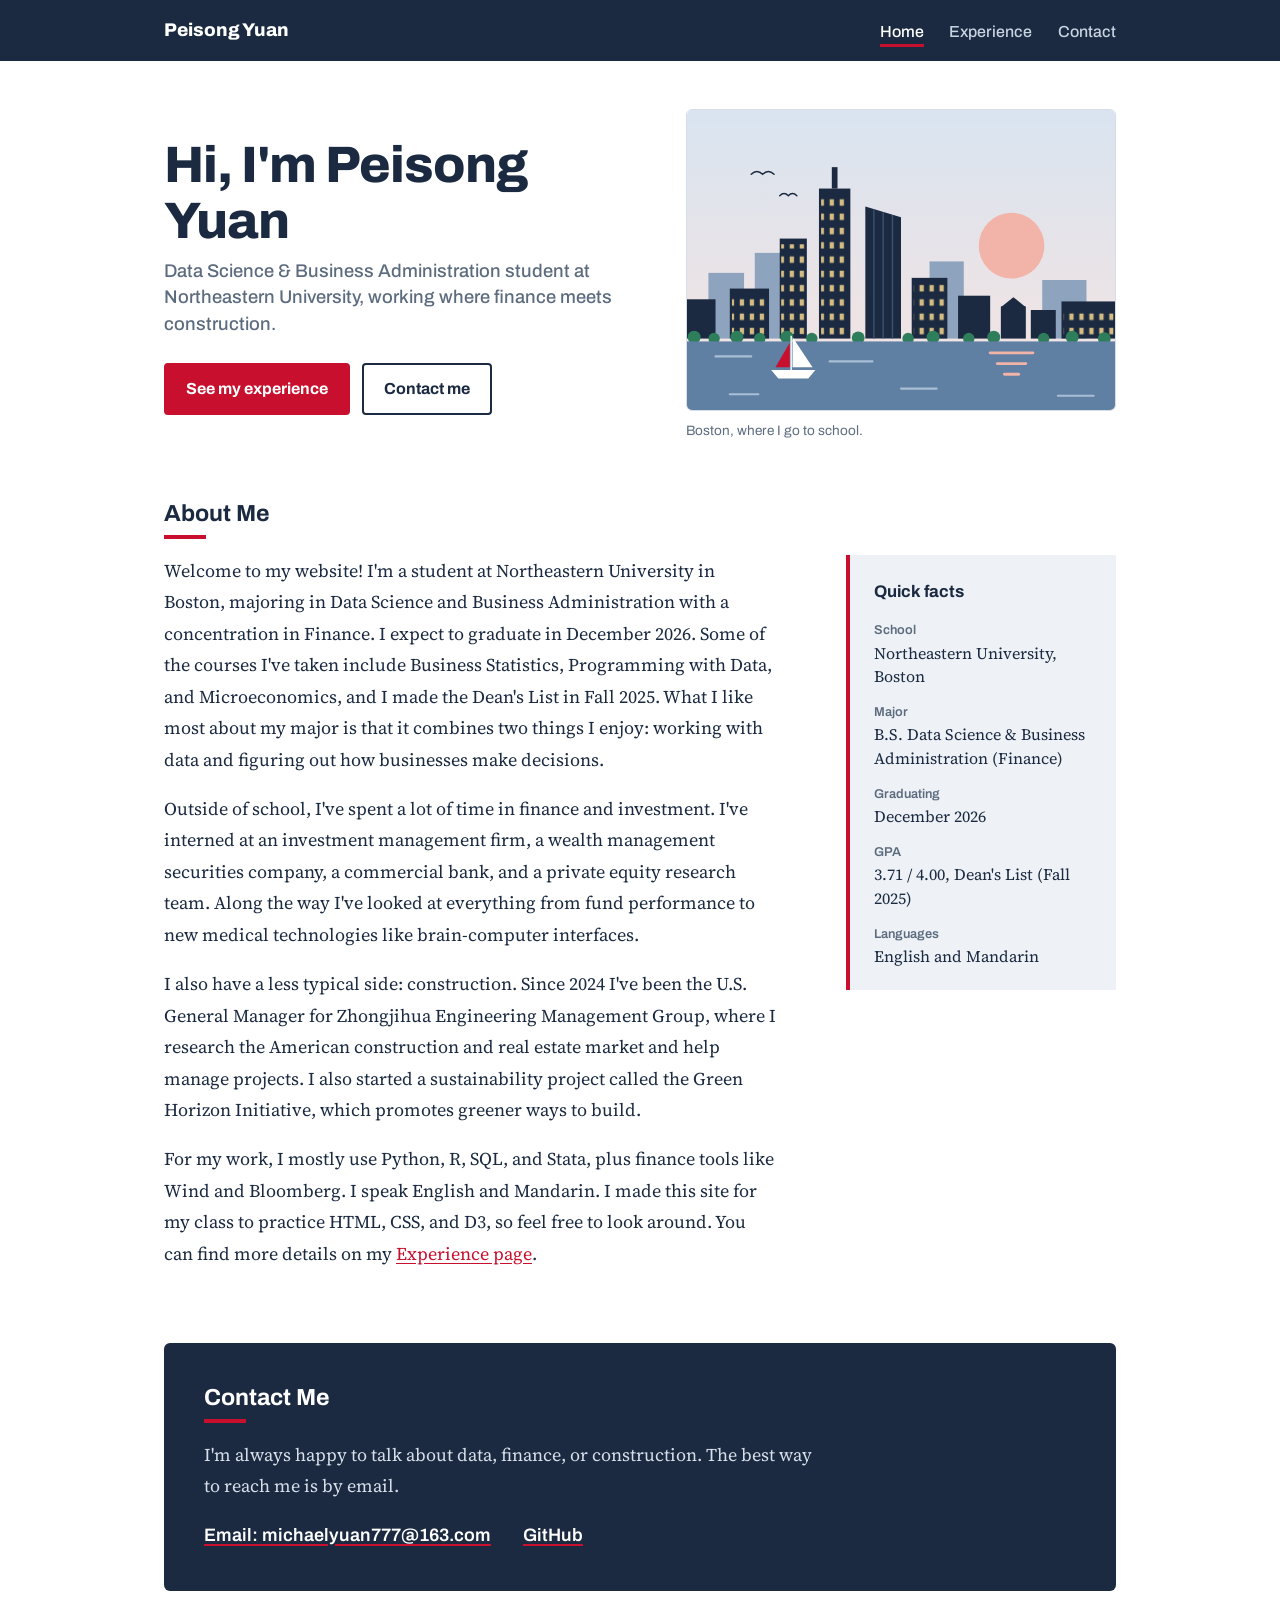
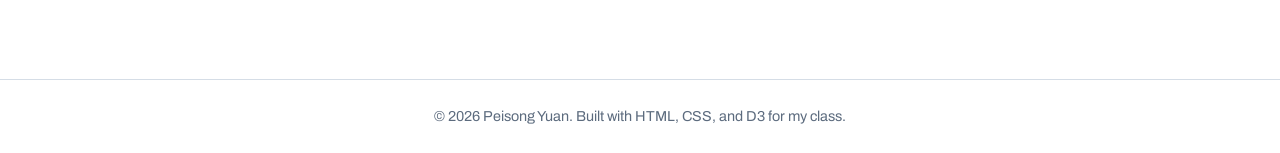
<file: index.html>
<!DOCTYPE html>
<html lang="en">
<head>
  <meta charset="UTF-8">
  <meta name="viewport" content="width=device-width, initial-scale=1.0">
  <title>Peisong Yuan | Home</title>
  <meta name="description" content="Personal website of Peisong Yuan, a Data Science and Business Administration student at Northeastern University.">

  <!-- Google Fonts: Archivo for headings, Source Serif 4 for body text -->
  <link rel="preconnect" href="https://fonts.googleapis.com">
  <link rel="preconnect" href="https://fonts.gstatic.com" crossorigin>
  <link href="https://fonts.googleapis.com/css2?family=Archivo:wght@500;600;700;800&family=Source+Serif+4:ital,wght@0,400;0,600;1,400&display=swap" rel="stylesheet">

  <link rel="stylesheet" href="css/style.css">
</head>
<body>

  <!-- Navigation bar (same on every page) -->
  <header class="site-header">
    <nav class="navbar">
      <a href="index.html" class="logo">Peisong Yuan</a>
      <ul class="nav-links">
        <li><a href="index.html" class="active">Home</a></li>
        <li><a href="experience.html">Experience</a></li>
        <li><a href="index.html#contact">Contact</a></li>
      </ul>
    </nav>
  </header>

  <main class="container">

    <!-- Main heading + image -->
    <section class="hero">
      <div class="hero-text">
        <h1>Hi, I'm Peisong Yuan</h1>
        <p class="tagline">Data Science &amp; Business Administration student at Northeastern University, working where finance meets construction.</p>
        <div class="hero-buttons">
          <a href="experience.html" class="button">See my experience</a>
          <a href="#contact" class="button button-outline">Contact me</a>
        </div>
      </div>
      <figure class="hero-figure">
        <img src="images/boston-skyline.svg" alt="Illustration of the Boston skyline over the Charles River">
        <figcaption>Boston, where I go to school.</figcaption>
      </figure>
    </section>

    <!-- About me (short introduction) -->
    <section class="about" id="about">
      <h2>About Me</h2>
      <div class="about-layout">
        <div class="about-text">
          <p>Welcome to my website! I'm a student at Northeastern University in Boston, majoring in Data Science and Business Administration with a concentration in Finance. I expect to graduate in December 2026. Some of the courses I've taken include Business Statistics, Programming with Data, and Microeconomics, and I made the Dean's List in Fall 2025. What I like most about my major is that it combines two things I enjoy: working with data and figuring out how businesses make decisions.</p>

          <p>Outside of school, I've spent a lot of time in finance and investment. I've interned at an investment management firm, a wealth management securities company, a commercial bank, and a private equity research team. Along the way I've looked at everything from fund performance to new medical technologies like brain-computer interfaces.</p>

          <p>I also have a less typical side: construction. Since 2024 I've been the U.S. General Manager for Zhongjihua Engineering Management Group, where I research the American construction and real estate market and help manage projects. I also started a sustainability project called the Green Horizon Initiative, which promotes greener ways to build.</p>

          <p>For my work, I mostly use Python, R, SQL, and Stata, plus finance tools like Wind and Bloomberg. I speak English and Mandarin. I made this site for my class to practice HTML, CSS, and D3, so feel free to look around. You can find more details on my <a href="experience.html">Experience page</a>.</p>
        </div>

        <aside class="facts">
          <h3>Quick facts</h3>
          <dl>
            <dt>School</dt>
            <dd>Northeastern University, Boston</dd>
            <dt>Major</dt>
            <dd>B.S. Data Science &amp; Business Administration (Finance)</dd>
            <dt>Graduating</dt>
            <dd>December 2026</dd>
            <dt>GPA</dt>
            <dd>3.71 / 4.00, Dean's List (Fall 2025)</dd>
            <dt>Languages</dt>
            <dd>English and Mandarin</dd>
          </dl>
        </aside>
      </div>
    </section>

    <!-- Contact section -->
    <section class="contact" id="contact">
      <h2>Contact Me</h2>
      <p>I'm always happy to talk about data, finance, or construction. The best way to reach me is by email.</p>
      <ul class="contact-links">
        <li><a href="mailto:michaelyuan777@163.com">Email: michaelyuan777@163.com</a></li>
        <li><a href="https://github.com/My-777-7777" target="_blank" rel="noopener">GitHub</a></li>
        <!-- Optional: add LinkedIn
        <li><a href="https://www.linkedin.com/in/YOUR-PROFILE" target="_blank" rel="noopener">LinkedIn</a></li>
        -->
      </ul>
    </section>

  </main>

  <footer class="footer">
    <p>&copy; 2026 Peisong Yuan. Built with HTML, CSS, and D3 for my class.</p>
  </footer>

  <!-- smooth scrolling can cancel the jump to #contact when coming from another page, so do it here -->
  <script>
    window.addEventListener("load", () => {
      if (location.hash) document.querySelector(location.hash)?.scrollIntoView({ behavior: "instant" });
    });
  </script>

</body>
</html>
</file>
<file: css/style.css>
/* =============================================
   Peisong Yuan - personal website styles
   ============================================= */

/* ---------- 1. Color scheme ----------
   Stored as variables so every page uses the same colors.
   Navy + red are a nod to Northeastern's colors. */
:root {
  --ink: #1b2a41;       /* navy: nav bar, headings, text */
  --red: #c8102e;       /* red: links, buttons, accents */
  --red-dark: #9e0c24;  /* darker red for hover */
  --paper: #ffffff;     /* page background */
  --mist: #eef2f6;      /* light blue-gray for highlighted boxes */
  --green: #2e7d5b;     /* leadership color in the chart */
  --gray: #5c6b7e;      /* captions and small text */
  --line: #d5dde6;      /* thin borders */
}

* {
  box-sizing: border-box;
}

html {
  scroll-behavior: smooth;
}

body {
  margin: 0;
  background: var(--paper);
  color: var(--ink);
  font-family: "Source Serif 4", Georgia, "Times New Roman", serif;
  font-size: 18px;
  line-height: 1.75;
}

/* ---------- 2. Typography ---------- */
h1, h2, h3,
.logo, .nav-links a, .tagline, .button,
figcaption, .years, .facts dt, .contact-links,
.legend, .role-list strong, .role-list .when,
.skills li, .footer {
  font-family: "Archivo", "Helvetica Neue", Arial, sans-serif;
}

/* Main heading on the Home page (the biggest heading on the site) */
h1 {
  font-size: 3.2rem;
  font-weight: 800;
  line-height: 1.1;
  letter-spacing: -0.02em;
  margin: 0 0 0.5rem;
}

/* The Experience page title is smaller than the Home page heading */
.page-title {
  font-size: 2.2rem;
}

h2 {
  font-size: 1.45rem;
  font-weight: 700;
  line-height: 1.25;
  margin: 0 0 1rem;
}

/* short red line under every section heading */
h2::after {
  content: "";
  display: block;
  width: 42px;
  height: 4px;
  margin-top: 0.45rem;
  background: var(--red);
}

h3 {
  font-size: 1.05rem;
  font-weight: 700;
  margin: 0 0 0.8rem;
}

p {
  margin: 0 0 1.1rem;
  max-width: 68ch;   /* keeps lines easy to read */
}

a {
  color: var(--red);
  text-underline-offset: 3px;
}

a:hover {
  color: var(--red-dark);
}

a:focus-visible {
  outline: 3px solid var(--red);
  outline-offset: 3px;
}

img {
  display: block;
  max-width: 100%;
  height: auto;
}

figcaption {
  margin-top: 0.5rem;
  font-size: 0.85rem;
  color: var(--gray);
}

/* ---------- 3. Navigation bar ---------- */
.site-header {
  position: sticky;   /* stays at the top while scrolling */
  top: 0;
  z-index: 10;
  background: var(--ink);
}

.navbar {
  max-width: 1000px;
  margin: 0 auto;
  padding: 0.9rem 1.5rem;
  display: flex;
  justify-content: space-between;
  align-items: center;
  flex-wrap: wrap;
  gap: 0.5rem 1.5rem;
}

.logo {
  color: #ffffff;
  font-size: 1.15rem;
  font-weight: 800;
  text-decoration: none;
}

.logo:hover {
  color: #ffffff;
}

.nav-links {
  list-style: none;
  display: flex;
  gap: 1.6rem;
  margin: 0;
  padding: 0;
}

.nav-links a {
  color: #c9d4e2;
  font-size: 1rem;
  font-weight: 500;
  text-decoration: none;
  padding-bottom: 0.25rem;
  border-bottom: 3px solid transparent;
  transition: color 0.2s, border-color 0.2s;
}

/* highlight the current page and hovered links */
.nav-links a:hover,
.nav-links a.active {
  color: #ffffff;
  border-bottom-color: var(--red);
}

.logo:focus-visible,
.nav-links a:focus-visible {
  outline-color: #ffffff;
}

/* ---------- 4. Page layout ---------- */
.container {
  max-width: 1000px;
  margin: 0 auto;
  padding: 3rem 1.5rem 2rem;
}

section {
  margin-bottom: 3.5rem;
}

/* so the sticky nav bar doesn't cover headings when jumping to #contact */
section[id] {
  scroll-margin-top: 5rem;
}

/* ----- Home page: heading + image side by side ----- */
.hero {
  display: flex;
  align-items: center;
  gap: 3rem;
}

.hero-text {
  flex: 1.1;
}

.hero-figure {
  flex: 1;
  margin: 0;
}

.hero-figure img,
.wide-figure img {
  border: 1px solid var(--line);
  border-radius: 6px;
}

.tagline {
  font-size: 1.15rem;
  font-weight: 500;
  line-height: 1.45;
  color: var(--gray);
  margin-bottom: 1.6rem;
}

.hero-buttons {
  display: flex;
  flex-wrap: wrap;
  gap: 0.75rem;
}

.button {
  display: inline-block;
  background: var(--red);
  color: #ffffff;
  border: 2px solid var(--red);
  border-radius: 4px;
  padding: 0.6rem 1.25rem;
  font-weight: 700;
  font-size: 1rem;
  text-decoration: none;
  transition: background 0.2s, color 0.2s;
}

.button:hover {
  background: var(--red-dark);
  border-color: var(--red-dark);
  color: #ffffff;
}

.button-outline {
  background: transparent;
  color: var(--ink);
  border-color: var(--ink);
}

.button-outline:hover {
  background: var(--ink);
  border-color: var(--ink);
  color: #ffffff;
}

/* ----- Home page: about text + quick facts box ----- */
.about-layout {
  display: grid;
  grid-template-columns: minmax(0, 1fr) 270px;
  gap: 3rem;
  align-items: start;
}

.facts {
  background: var(--mist);
  border-left: 4px solid var(--red);
  padding: 1.4rem 1.5rem;
}

.facts dl {
  margin: 0;
}

.facts dt {
  font-size: 0.8rem;
  font-weight: 600;
  color: var(--gray);
}

.facts dd {
  margin: 0 0 0.8rem;
  font-size: 1rem;
  line-height: 1.45;
}

.facts dd:last-child {
  margin-bottom: 0;
}

/* ----- Contact section ----- */
.contact {
  background: var(--ink);
  color: #ffffff;
  border-radius: 6px;
  padding: 2.5rem;
}

.contact h2 {
  color: #ffffff;
}

.contact p {
  color: #d7dfea;
}

.contact-links {
  list-style: none;
  display: flex;
  flex-wrap: wrap;
  gap: 0.8rem 2rem;
  margin: 0;
  padding: 0;
}

.contact-links a {
  color: #ffffff;
  font-weight: 600;
  text-decoration-color: var(--red);
  text-decoration-thickness: 2px;
}

.contact-links a:hover {
  color: #ffd2d9;
}

.contact-links a:focus-visible {
  outline-color: #ffffff;
}

/* ----- Experience page ----- */
.page-intro p {
  font-size: 1.1rem;
}

.wide-figure {
  margin: 0 0 3.5rem;
}

/* heading on the left, text on the right */
.exp-block {
  display: grid;
  grid-template-columns: 240px minmax(0, 1fr);
  gap: 0 2.5rem;
  border-top: 1px solid var(--line);
  padding-top: 1.8rem;
  margin-bottom: 2.5rem;
}

.years {
  font-size: 0.95rem;
  color: var(--gray);
  margin: 0;
}

/* D3 chart area */
.chart-section {
  background: var(--mist);
  border-radius: 6px;
  padding: 2rem;
}

.legend {
  display: flex;
  flex-wrap: wrap;
  gap: 0.4rem 1.4rem;
  font-size: 0.9rem;
  margin-bottom: 0.5rem;
}

.legend-item {
  display: inline-flex;
  align-items: center;
  gap: 0.45rem;
}

.legend-item i {
  display: inline-block;
  width: 14px;
  height: 14px;
  border-radius: 3px;
}

.chart-wrap {
  overflow-x: auto;
}

#timeline svg {
  display: block;
}

#timeline text {
  font-family: "Archivo", "Helvetica Neue", Arial, sans-serif;
  fill: var(--ink);
}

#timeline .x-axis line {
  stroke: #c7d2de;
}

#timeline .x-axis text {
  font-size: 12px;
  fill: var(--gray);
}

#timeline .y-axis text,
#timeline .bar-label {
  font-size: 13px;
  font-weight: 600;
}

#timeline .today-line {
  stroke: var(--ink);
  stroke-width: 1.5;
  stroke-dasharray: 4 4;
}

#timeline .today-label {
  font-size: 12px;
  font-weight: 700;
}

.bar {
  cursor: pointer;
}

.bar:hover {
  opacity: 0.8;
}

.tooltip {
  position: absolute;
  z-index: 20;
  max-width: 250px;
  pointer-events: none;
  opacity: 0;
  background: var(--ink);
  color: #ffffff;
  border-radius: 4px;
  padding: 0.55rem 0.75rem;
  font-family: "Archivo", "Helvetica Neue", Arial, sans-serif;
  font-size: 0.85rem;
  line-height: 1.4;
  transition: opacity 0.15s;
}

.tooltip span {
  color: #c9d4e2;
}

/* ordered list of roles */
.role-list {
  margin: 0;
  padding-left: 1.6rem;
}

.role-list li {
  padding-left: 0.4rem;
  margin-bottom: 1rem;
  line-height: 1.5;
}

.role-list li::marker {
  font-family: "Archivo", "Helvetica Neue", Arial, sans-serif;
  font-weight: 700;
  color: var(--red);
}

.role-list .when {
  display: block;
  font-size: 0.9rem;
  color: var(--gray);
}

/* unordered list of tools, shown as pills */
.skills {
  list-style: none;
  display: flex;
  flex-wrap: wrap;
  gap: 0.6rem;
  margin: 0;
  padding: 0;
}

.skills li {
  border: 2px solid var(--ink);
  border-radius: 999px;
  padding: 0.2rem 0.95rem;
  font-size: 0.95rem;
  font-weight: 500;
}

/* ---------- 5. Footer ---------- */
.footer {
  border-top: 1px solid var(--line);
  padding: 1.5rem;
  text-align: center;
  font-size: 0.9rem;
  color: var(--gray);
}

.footer p {
  max-width: none;
  margin: 0;
}

/* ---------- 6. Smaller screens ---------- */
@media (max-width: 760px) {
  body {
    font-size: 17px;
  }

  h1 {
    font-size: 2.3rem;
  }

  .page-title {
    font-size: 1.8rem;
  }

  .container {
    padding-top: 2rem;
  }

  .navbar {
    justify-content: center;
  }

  .hero {
    flex-direction: column;
    align-items: stretch;
    gap: 2rem;
  }

  .about-layout,
  .exp-block {
    grid-template-columns: 1fr;
  }

  .about-layout {
    gap: 2rem;
  }

  .exp-heading {
    margin-bottom: 1rem;
  }

  .contact,
  .chart-section {
    padding: 1.5rem;
  }
}

/* respect people who turn off animations */
@media (prefers-reduced-motion: reduce) {
  html {
    scroll-behavior: auto;
  }

  * {
    transition: none !important;
  }
}
</file>
